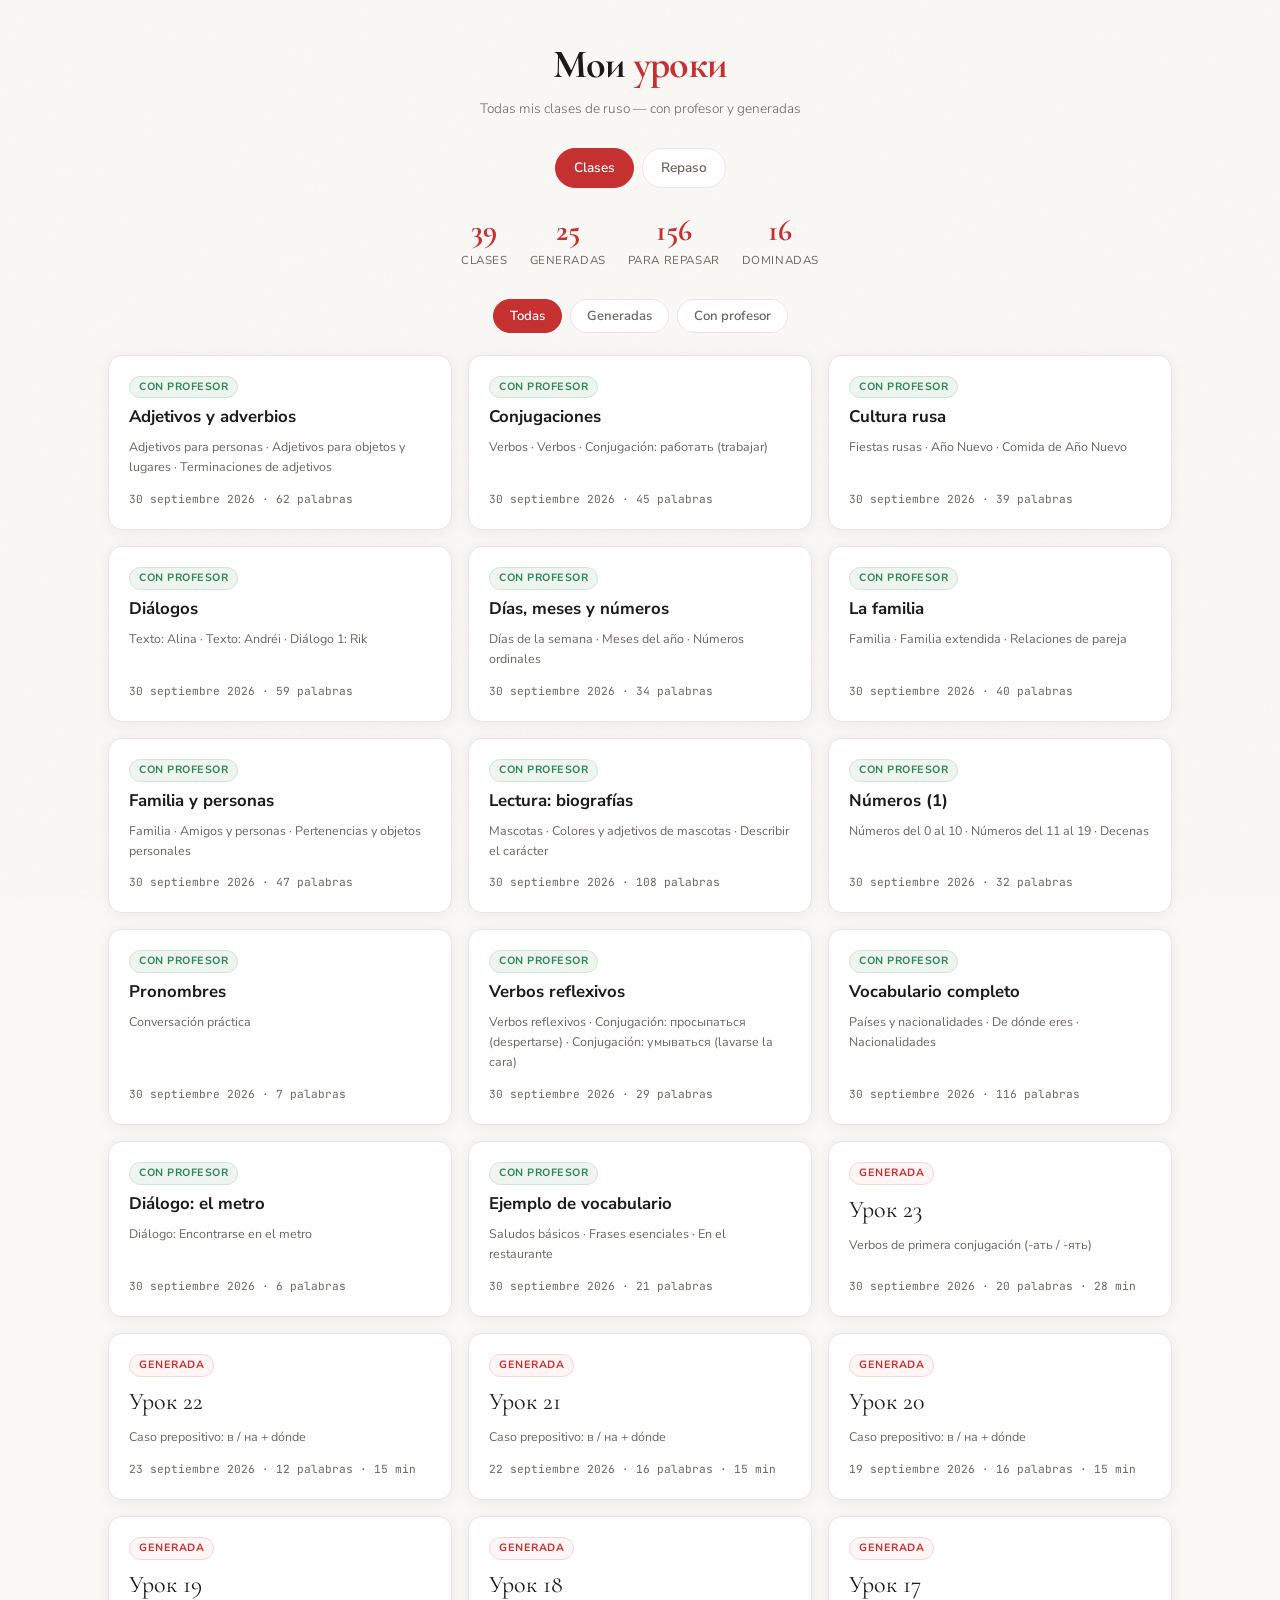
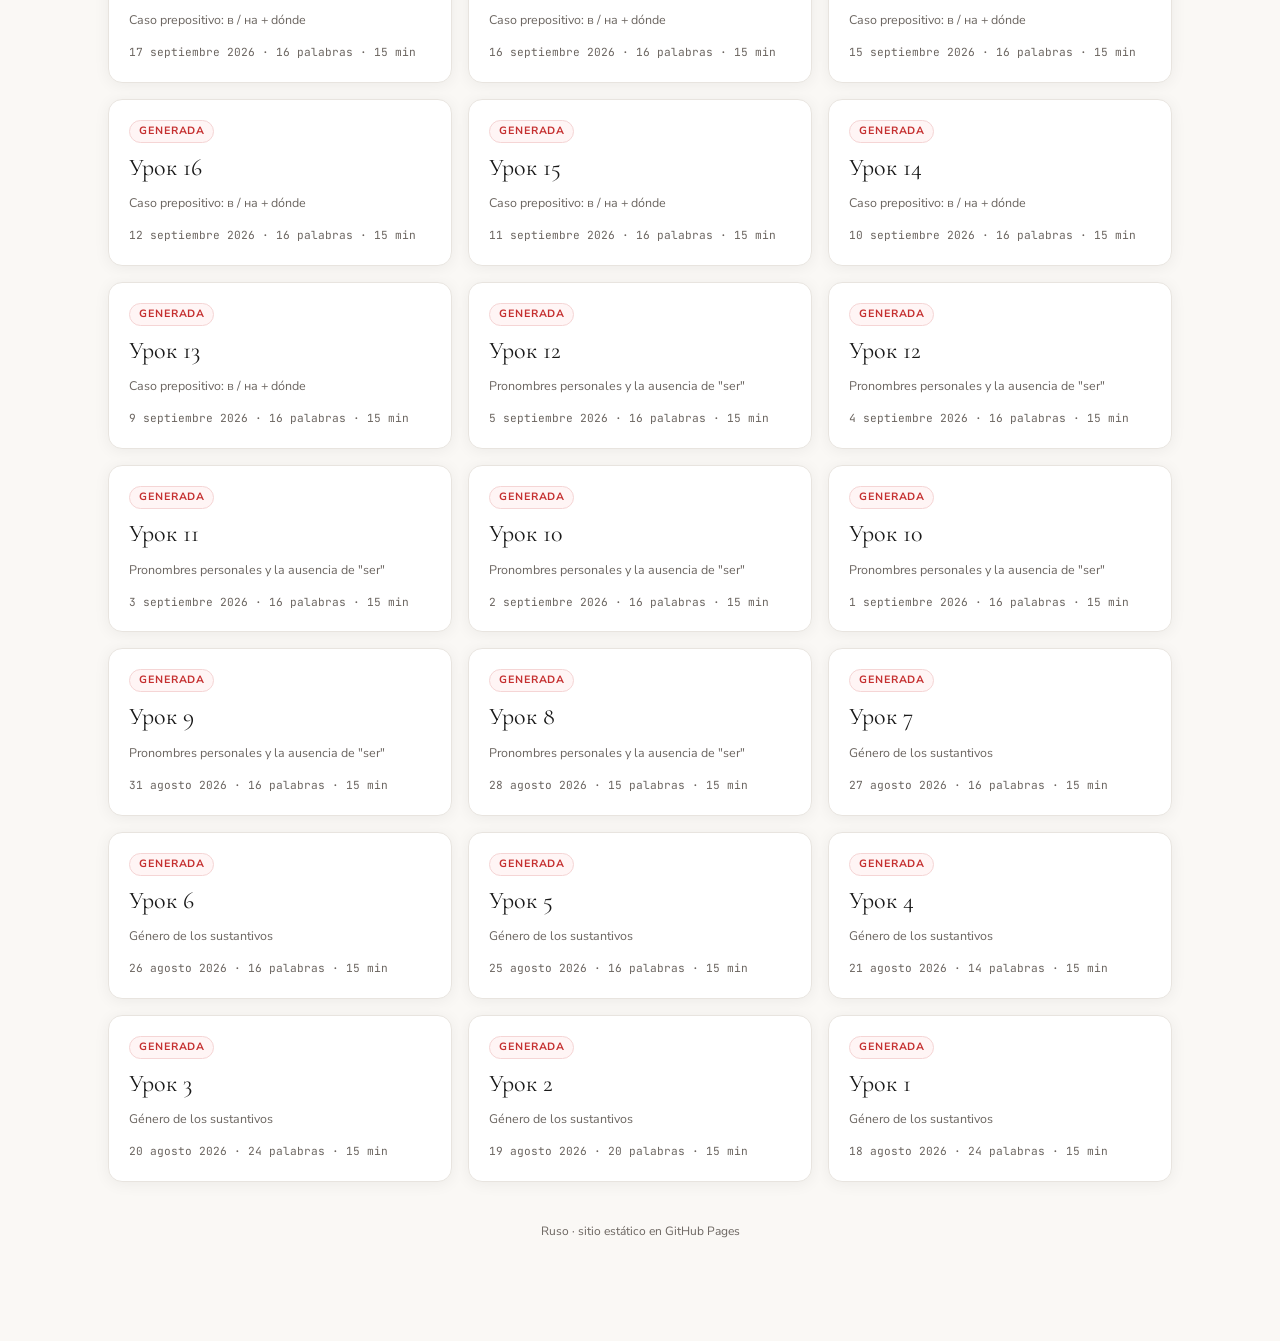
<file: index.html>
<!DOCTYPE html>
<html lang="es">
<head>
<meta charset="UTF-8">
<meta name="viewport" content="width=device-width,initial-scale=1">
<title>Ruso — Mis clases</title>
<link href="https://fonts.googleapis.com/css2?family=Cormorant+Garamond:wght@400;600;700&family=JetBrains+Mono:wght@400;500&family=Nunito+Sans:wght@300;400;600;700&display=swap" rel="stylesheet">
<link rel="stylesheet" href="assets/style.css">
<style>
  .grid{display:grid;grid-template-columns:repeat(auto-fill,minmax(270px,1fr));gap:16px}
  .lcard{background:var(--card);border:1px solid var(--border);border-radius:var(--r);
    padding:20px;box-shadow:var(--sh);transition:.2s;display:flex;flex-direction:column;gap:6px}
  .lcard:hover{box-shadow:var(--sh-h);transform:translateY(-2px);border-color:var(--accent)}
  .lcard h3{font-size:1.05rem;font-weight:700;color:var(--text)}
  .lcard .ru-title{font-family:var(--ru);font-size:1.5rem;color:var(--text)}
  .badge{display:inline-block;font-size:.66rem;font-weight:700;letter-spacing:.05em;
    text-transform:uppercase;padding:2px 9px;border-radius:999px;align-self:flex-start}
  .badge.ia{background:var(--accent-l);color:var(--accent);border:1px solid #F5D5D5}
  .badge.profesor{background:#EDF5EE;color:var(--ok);border:1px solid #CFE6D5}
  .lmeta{font-family:var(--mono);font-size:.7rem;color:var(--muted);margin-top:auto;padding-top:8px}
  .ltemas{font-size:.78rem;color:var(--muted)}
  .filters{display:flex;gap:8px;justify-content:center;margin-bottom:22px;flex-wrap:wrap}
  .filters button{padding:7px 16px;border-radius:999px;border:1px solid var(--border);
    background:var(--card);font-size:.82rem;font-weight:600;color:var(--muted);cursor:pointer;
    font-family:var(--body);transition:.2s}
  .filters button:hover{border-color:var(--accent);color:var(--accent)}
  .filters button.active{background:var(--accent);border-color:var(--accent);color:#fff}
  .stats{display:flex;gap:22px;justify-content:center;margin-bottom:26px;flex-wrap:wrap}
  .stat{text-align:center}
  .stat b{display:block;font-family:var(--ru);font-size:1.9rem;color:var(--accent);line-height:1.1}
  .stat span{font-size:.72rem;color:var(--muted);text-transform:uppercase;letter-spacing:.05em}
</style>
</head>
<body>
<div class="wrap wide">
  <header>
    <h1>Мои <span>уроки</span></h1>
    <div class="meta">Todas mis clases de ruso — con profesor y generadas</div>
  </header>

  <nav class="tabs">
    <a href="index.html" class="active">Clases</a>
    <a href="review.html">Repaso</a>
  </nav>

  <div class="stats" id="stats"></div>

  <div class="filters" id="filters">
    <button data-f="todas" class="active">Todas</button>
    <button data-f="ia">Generadas</button>
    <button data-f="profesor">Con profesor</button>
  </div>

  <div class="grid" id="grid"></div>
  <div class="empty" id="empty" style="display:none">No hay clases en esta vista.</div>

  <footer>Ruso · sitio estático en GitHub Pages</footer>
</div>

<script src="assets/progress.js"></script>
<script>
const MESES=['enero','febrero','marzo','abril','mayo','junio','julio',
             'agosto','septiembre','octubre','noviembre','diciembre'];
function fecha(iso){const[a,m,d]=iso.split('-');return `${+d} ${MESES[+m-1]} ${a}`;}

let LECCIONES=[], filtro='todas';

function render(){
  const grid=document.getElementById('grid');
  const list=LECCIONES.filter(l=>filtro==='todas'||l.origen===filtro);
  grid.innerHTML='';
  document.getElementById('empty').style.display=list.length?'none':'block';
  for(const l of list){
    const a=document.createElement('a');
    a.className='lcard';
    a.href=`lesson.html?id=${encodeURIComponent(l.id)}`;
    const titulo = l.origen==='ia'
      ? `<div class="ru-title">${l.titulo}</div>`
      : `<h3>${l.titulo}</h3>`;
    const extra = l.origen==='ia' && l.duracion_min ? ` · ${l.duracion_min} min` : '';
    a.innerHTML=`
      <span class="badge ${l.origen}">${l.origen==='ia'?'generada':'con profesor'}</span>
      ${titulo}
      <div class="ltemas">${(l.temas||[]).filter(Boolean).slice(0,3).join(' · ')||'&nbsp;'}</div>
      <div class="lmeta">${fecha(l.fecha)} · ${l.entradas} palabras${extra}</div>`;
    grid.appendChild(a);
  }
}

document.getElementById('filters').addEventListener('click',e=>{
  const b=e.target.closest('button'); if(!b) return;
  filtro=b.dataset.f;
  document.querySelectorAll('#filters button').forEach(x=>x.classList.toggle('active',x===b));
  render();
});

Promise.all([
  fetch('data/manifest.json').then(r=>r.json()),
  fetch('data/vocabulary.json').then(r=>r.json()).catch(()=>null)
]).then(([man,voc])=>{
  LECCIONES=man.lecciones;
  render();
  const gen=LECCIONES.filter(l=>l.origen==='ia').length;
  const s=voc?Progress.stats(voc.words):null;
  document.getElementById('stats').innerHTML=`
    <div class="stat"><b>${LECCIONES.length}</b><span>clases</span></div>
    <div class="stat"><b>${gen}</b><span>generadas</span></div>
    ${s?`<div class="stat"><b>${s.pendientes}</b><span>para repasar</span></div>
        <div class="stat"><b>${s.dominadas}</b><span>dominadas</span></div>`:''}`;
}).catch(e=>{
  document.getElementById('empty').style.display='block';
  document.getElementById('empty').textContent='No se pudo cargar data/manifest.json — '+e.message;
});
</script>
</body>
</html>
</file>
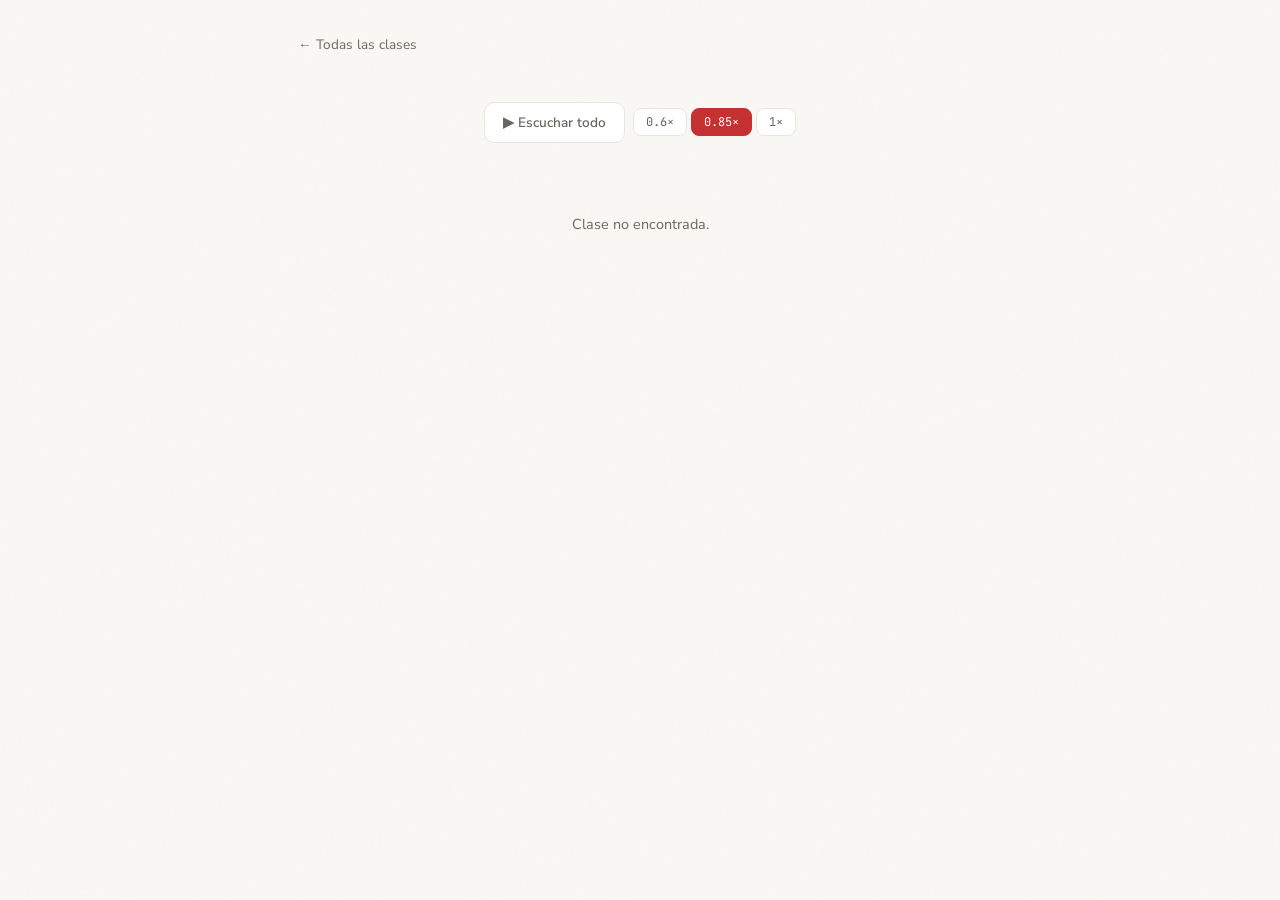
<file: lesson.html>
<!DOCTYPE html>
<html lang="es">
<head>
<meta charset="UTF-8">
<meta name="viewport" content="width=device-width,initial-scale=1">
<title>Урок — Ruso</title>
<link href="https://fonts.googleapis.com/css2?family=Cormorant+Garamond:wght@400;600;700&family=JetBrains+Mono:wght@400;500&family=Nunito+Sans:wght@300;400;600;700&display=swap" rel="stylesheet">
<link rel="stylesheet" href="assets/style.css">
<style>
  .toolbar{display:flex;gap:8px;align-items:center;justify-content:center;
    margin-bottom:20px;flex-wrap:wrap}
  .speed{display:flex;gap:4px}
  .speed button{padding:5px 12px;border-radius:8px;border:1px solid var(--border);
    background:var(--card);font-size:.75rem;font-family:var(--mono);cursor:pointer;color:var(--muted)}
  .speed button.active{background:var(--accent);border-color:var(--accent);color:#fff}
  .done-block{text-align:center}
  #out{display:none;font-family:var(--mono);font-size:.78rem;background:var(--bg);
    border:1px solid var(--border);border-radius:8px;padding:12px;margin-top:14px;
    word-break:break-all}
  #out.show{display:block}
</style>
</head>
<body>
<div class="wrap">
  <a class="back-link" href="index.html">← Todas las clases</a>
  <header id="head"></header>

  <div class="toolbar">
    <button class="ghost" id="playAll">▶ Escuchar todo</button>
    <div class="speed">
      <button data-r="0.6">0.6×</button>
      <button data-r="0.85" class="active">0.85×</button>
      <button data-r="1">1×</button>
    </div>
  </div>

  <div id="content"></div>
  <footer id="foot"></footer>
</div>

<script src="assets/tts.js"></script>
<script src="assets/md.js"></script>
<script src="assets/progress.js"></script>
<script>
const MESES=['enero','febrero','marzo','abril','mayo','junio','julio',
             'agosto','septiembre','octubre','noviembre','diciembre'];
function fecha(iso){const[a,m,d]=iso.split('-');return `${+d} de ${MESES[+m-1]} de ${a}`;}
const el=(t,c,h)=>{const n=document.createElement(t);if(c)n.className=c;
  if(h!==undefined)n.innerHTML=h;return n;};

/* ── fila de palabra: play + ruso acentuado + translit + español ── */
function wordRow(w,cls='row'){
  const r=el('div',cls);
  r.appendChild(playBtn(stripStress(w.ru||w.ru_stress)));
  const t=el('div','rtext');
  t.appendChild(el('div','rru',w.ru_stress||w.ru));
  if(w.translit) t.appendChild(el('div','rtr',w.translit));
  if(w.es) t.appendChild(el('div','res',w.es));
  if(w.nota) t.appendChild(el('div','note',w.nota));
  r.appendChild(t);
  return r;
}

/* ── lecciones generadas (lesson.json) ── */
function renderGenerated(d){
  document.title=`${d.titulo} — Ruso`;
  const h=document.getElementById('head');
  h.innerHTML=`<h1>Уро́к <span>${d.numero}</span></h1>
    <div class="meta">${fecha(d.fecha)}${d.duracion_min?' · '+d.duracion_min+' minutos':''}</div>
    ${d.gramatica?`<div class="pill">${d.semana?'Semana '+d.semana+' · ':''}${d.gramatica}</div>`:''}`;

  const c=document.getElementById('content');
  if(d.foco){
    const f=el('div','focus');
    f.appendChild(el('h3',null,'Foco de hoy'));
    f.appendChild(el('p',null,d.foco));
    c.appendChild(f);
  }

  for(const b of d.bloques){
    const blk=el('div','block');
    blk.innerHTML=`<div class="bhead"><span class="bnum">${b.n}</span>
      <h2>${b.titulo}</h2><span class="btime">${b.minutos} min</span></div>`;
    if(b.intro) blk.appendChild(el('div','bsub',b.intro));

    if(b.tipo==='vocabulario') b.items.forEach(w=>blk.appendChild(wordRow(w)));

    if(b.tipo==='repaso') b.items.forEach(w=>{
      const card=el('div','card');
      card.dataset.id=w.id;
      card.appendChild(el('div','front',w.es));
      card.appendChild(el('div','hint','toca para ver la respuesta'));
      const back=el('div','back');
      back.appendChild(playBtn(stripStress(w.ru)));
      const t=el('div','rtext');
      t.appendChild(el('div','rru',w.ru_stress||w.ru));
      if(w.translit) t.appendChild(el('div','rtr',w.translit));
      back.appendChild(t);
      card.appendChild(back);
      const mk=el('div','mark');
      const yes=el('button','yes','✓ La sabía'), no=el('button','no','✗ No me salió');
      yes.onclick=e=>{e.stopPropagation();Progress.mark(w,true);
        card.dataset.ok='1';yes.classList.add('sel');no.classList.remove('sel');};
      no.onclick=e=>{e.stopPropagation();Progress.mark(w,false);
        card.dataset.ok='0';no.classList.add('sel');yes.classList.remove('sel');};
      mk.append(yes,no); card.appendChild(mk);
      card.onclick=()=>card.classList.toggle('open');
      blk.appendChild(card);
    });

    if(b.tipo==='gramatica'){
      if(b.tema) blk.appendChild(el('div','gtitle',b.tema));
      if(b.explicacion) blk.appendChild(el('div','gintro',b.explicacion));
      (b.reglas||[]).forEach(r=>blk.appendChild(
        el('div','rule',`<b>${r.regla}</b><span>${r.ejemplos}</span>`)));
      if((b.frases||[]).length) blk.appendChild(el('div',null,'<div style="height:14px"></div>'));
      (b.frases||[]).forEach(f=>blk.appendChild(wordRow(f,'sent')));
    }
    document.getElementById('content').appendChild(blk);
  }

  /* cierre: el progreso ya se guardó al marcar, aquí solo se resume */
  const done=el('div','block done-block');
  done.innerHTML='<div class="tiny" id="doneMsg">Marca las tarjetas de repaso y guarda la sesión.</div>';
  const btn=el('button','primary','Terminar clase');
  const out=el('div',null,''); out.id='out';
  btn.onclick=()=>{
    const cards=[...document.querySelectorAll('.card')];
    const fallos=cards.filter(c=>c.dataset.ok==='0').map(c=>c.dataset.id);
    const marcadas=cards.filter(c=>c.dataset.ok!==undefined).length;
    out.textContent=`RESULTADO ${d.fecha} x ${fallos.length?fallos.join(','):'-'}`;
    out.classList.add('show');
    copyToClipboard(out.textContent).then(ok=>{
      toast(ok?'Sesión guardada · copiado al portapapeles':'Sesión guardada (no se pudo copiar)');
    });
    document.getElementById('doneMsg').textContent=
      `${marcadas}/${cards.length} marcadas · progreso guardado en este navegador.`
      + (fallos.length?` ${fallos.length} vuelven a la caja 1.`:' ¡Sin fallos!');
  };
  done.append(btn,out);
  document.getElementById('content').appendChild(done);
  document.getElementById('foot').textContent='Ruso · clase generada · voz ru-RU';
}

/* ── clases con profesor (.md) ── */
function renderMd(text,info){
  document.title=`${info.titulo} — Ruso`;
  document.getElementById('head').innerHTML=
    `<h1>${info.titulo}</h1><div class="meta">${fecha(info.fecha)} · clase con profesor</div>`;
  const secs=parseLessonMd(text);
  const c=document.getElementById('content');
  secs.forEach((s,i)=>{
    const blk=el('div','block');
    blk.innerHTML=`<div class="bhead"><span class="bnum">${i+1}</span>
      <h2>${s.titulo||'Vocabulario'}</h2>
      <span class="btime">${s.items.length}</span></div>`;
    s.items.forEach(w=>blk.appendChild(wordRow(w)));
    c.appendChild(blk);
  });
  if(!secs.length) c.innerHTML='<div class="empty">Este archivo no tiene líneas «ruso — español».</div>';
  document.getElementById('foot').textContent='Ruso · clase con profesor · voz ru-RU';
}

/* ── escuchar todo ── */
let playing=false;
document.getElementById('playAll').onclick=async function(){
  if(playing){playing=false;TTS.stop();this.textContent='▶ Escuchar todo';return;}
  playing=true; this.textContent='■ Parar';
  const btns=[...document.querySelectorAll('.play')];
  for(const b of btns){
    if(!playing) break;
    b.scrollIntoView({behavior:'smooth',block:'center'});
    b.click();
    await new Promise(r=>{const i=setInterval(()=>{
      if(!b.classList.contains('on')||!playing){clearInterval(i);r();}},120);});
    await new Promise(r=>setTimeout(r,220));
  }
  playing=false; this.textContent='▶ Escuchar todo';
};
document.querySelectorAll('.speed button').forEach(b=>b.onclick=()=>{
  TTS.setRate(parseFloat(b.dataset.r));
  document.querySelectorAll('.speed button').forEach(x=>x.classList.toggle('active',x===b));
});

/* ── carga ── */
const id=new URLSearchParams(location.search).get('id');
fetch('data/manifest.json').then(r=>r.json()).then(man=>{
  const info=man.lecciones.find(l=>l.id===id);
  if(!info){document.getElementById('content').innerHTML=
    '<div class="empty">Clase no encontrada.</div>';return;}
  if(info.formato==='lesson-json')
    return fetch(info.path).then(r=>r.json()).then(renderGenerated);
  return fetch(info.path).then(r=>r.text()).then(t=>renderMd(t,info));
}).catch(e=>{
  document.getElementById('content').innerHTML=
    '<div class="empty">Error cargando la clase — '+e.message+'</div>';
});
</script>
</body>
</html>
</file>
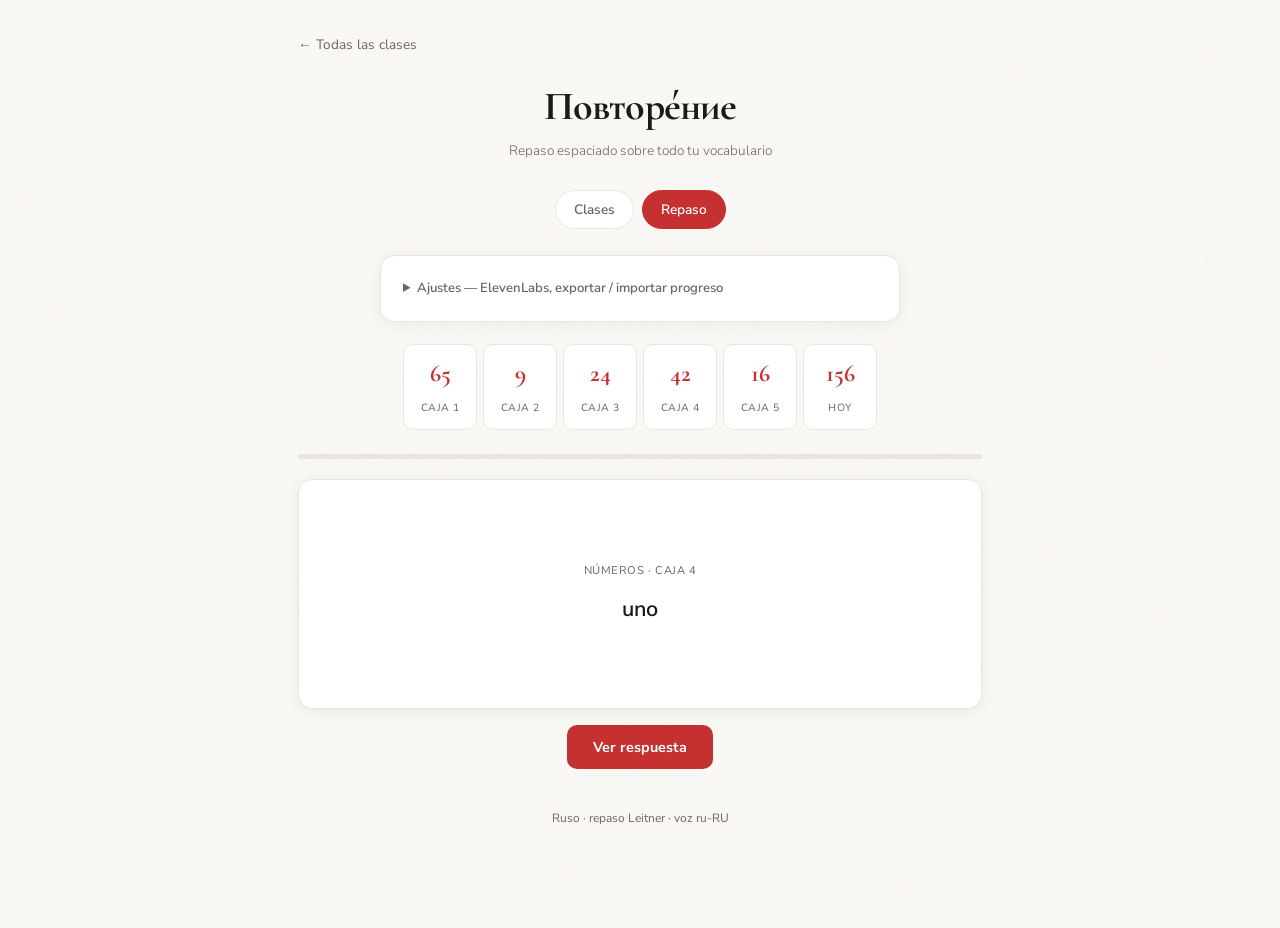
<file: review.html>
<!DOCTYPE html>
<html lang="es">
<head>
<meta charset="UTF-8">
<meta name="viewport" content="width=device-width,initial-scale=1">
<title>Repaso — Ruso</title>
<link href="https://fonts.googleapis.com/css2?family=Cormorant+Garamond:wght@400;600;700&family=JetBrains+Mono:wght@400;500&family=Nunito+Sans:wght@300;400;600;700&display=swap" rel="stylesheet">
<link rel="stylesheet" href="assets/style.css">
<style>
  .boxes{display:flex;gap:6px;justify-content:center;margin-bottom:24px;flex-wrap:wrap}
  .box{background:var(--card);border:1px solid var(--border);border-radius:10px;
    padding:10px 16px;text-align:center;min-width:74px}
  .box b{display:block;font-family:var(--ru);font-size:1.5rem;color:var(--accent)}
  .box span{font-size:.65rem;color:var(--muted);text-transform:uppercase;letter-spacing:.04em}
  .flash{background:var(--card);border:1px solid var(--border);border-radius:var(--r);
    padding:38px 24px;text-align:center;box-shadow:var(--sh);margin-bottom:16px;min-height:230px;
    display:flex;flex-direction:column;justify-content:center;gap:12px}
  .flash .q{font-size:1.35rem;font-weight:600}
  .flash .a{font-family:var(--ru);font-size:2.4rem;color:var(--accent)}
  .flash .tr{font-family:var(--mono);font-size:.78rem;color:var(--muted)}
  .flash .tema{font-size:.7rem;color:var(--muted);text-transform:uppercase;letter-spacing:.05em}
  .actions{display:flex;gap:10px;justify-content:center;flex-wrap:wrap}
  .prog{height:5px;background:var(--border);border-radius:99px;overflow:hidden;margin-bottom:20px}
  .prog i{display:block;height:100%;background:var(--accent);transition:width .3s}
  .tools{display:flex;gap:8px;justify-content:center;margin-top:30px;flex-wrap:wrap}
  .api{max-width:520px;margin:0 auto 22px}
  .api input{width:100%;padding:9px 12px;border:1px solid var(--border);border-radius:8px;
    font-family:var(--mono);font-size:.8rem;margin-bottom:8px}
  summary{cursor:pointer;font-size:.82rem;color:var(--muted);font-weight:600}
</style>
</head>
<body>
<div class="wrap">
  <a class="back-link" href="index.html">← Todas las clases</a>
  <header>
    <h1>Повторе́ние</h1>
    <div class="meta">Repaso espaciado sobre todo tu vocabulario</div>
  </header>

  <nav class="tabs">
    <a href="index.html">Clases</a>
    <a href="review.html" class="active">Repaso</a>
  </nav>

  <details class="api block">
    <summary>Ajustes — ElevenLabs, exportar / importar progreso</summary>
    <div style="margin-top:14px">
      <input type="password" id="key" placeholder="sk_… (opcional, mejora la voz)">
      <div class="tiny" id="keyStatus"></div>
      <div class="actions">
        <button class="ghost" onclick="saveKey()">Guardar clave</button>
        <button class="ghost" onclick="clearKey()">Borrar clave</button>
        <button class="ghost" onclick="doExport()">Exportar progreso</button>
        <button class="ghost" onclick="document.getElementById('imp').click()">Importar</button>
        <button class="ghost" onclick="doReset()">Reiniciar</button>
      </div>
      <input type="file" id="imp" accept=".json" style="display:none">
      <div class="tiny">El progreso se guarda en este navegador. Exporta para llevarlo al repo.</div>
    </div>
  </details>

  <div class="boxes" id="boxes"></div>
  <div class="prog"><i id="bar" style="width:0"></i></div>
  <div id="zone"></div>

  <footer>Ruso · repaso Leitner · voz ru-RU</footer>
</div>

<script src="assets/tts.js"></script>
<script src="assets/md.js"></script>
<script src="assets/progress.js"></script>
<script>
let SEED=null, cola=[], idx=0, revelada=false;

function pintarCajas(){
  const s=Progress.stats(SEED.words);
  document.getElementById('boxes').innerHTML=
    [1,2,3,4,5].map(i=>`<div class="box"><b>${s.boxes[i]}</b><span>caja ${i}</span></div>`).join('')
    + `<div class="box"><b>${s.pendientes}</b><span>hoy</span></div>`;
}

function pintar(){
  const z=document.getElementById('zone');
  document.getElementById('bar').style.width=
    cola.length?`${Math.round(idx/cola.length*100)}%`:'0';

  if(idx>=cola.length){
    z.innerHTML=`<div class="flash"><div class="q">${cola.length?'¡Repaso terminado!':'Nada que repasar hoy'}</div>
      <div class="tiny">${cola.length?cola.length+' palabras revisadas.':'Vuelve mañana — o repasa todo igualmente.'}</div></div>
      <div class="actions"><button class="ghost" id="todo">Repasar todo el vocabulario</button></div>`;
    document.getElementById('todo').onclick=()=>{
      cola=Progress.merge(SEED.words).sort(()=>Math.random()-0.5);idx=0;pintar();};
    pintarCajas();
    return;
  }

  const w=cola[idx];
  z.innerHTML='';
  const f=document.createElement('div'); f.className='flash';
  f.innerHTML=`<div class="tema">${w.tema||''} · caja ${w.box||1}</div>
    <div class="q">${w.es}</div>`;
  if(revelada){
    f.innerHTML+=`<div class="a">${w.ru_stress||w.ru}</div>
      <div class="tr">${w.translit||''}</div>`;
  }
  z.appendChild(f);

  const acts=document.createElement('div'); acts.className='actions';
  if(!revelada){
    const b=document.createElement('button'); b.className='primary'; b.textContent='Ver respuesta';
    b.onclick=()=>{revelada=true;pintar();TTS.speak(stripStress(w.ru));};
    acts.appendChild(b);
  }else{
    const p=playBtn(stripStress(w.ru));
    const si=document.createElement('button'); si.className='primary'; si.textContent='✓ La sabía';
    si.onclick=()=>{Progress.mark(w,true);idx++;revelada=false;pintar();};
    const no=document.createElement('button'); no.className='ghost'; no.textContent='✗ No me salió';
    no.onclick=()=>{Progress.mark(w,false);idx++;revelada=false;pintar();};
    acts.append(p,si,no);
  }
  z.appendChild(acts);
}

function pintarKeyStatus(){
  document.getElementById('keyStatus').textContent =
    TTS.hasKey() ? '✓ Clave de ElevenLabs guardada en este navegador' : '';
}
function saveKey(){const v=document.getElementById('key').value;
  if(v.trim()){TTS.setKey(v);document.getElementById('key').value='';toast('Clave guardada');pintarKeyStatus();}}
function clearKey(){
  TTS.setKey('');document.getElementById('key').value='';toast('Clave eliminada');pintarKeyStatus();
}
function doExport(){
  const blob=new Blob([Progress.exportJSON(SEED)],{type:'application/json'});
  const a=document.createElement('a');
  a.href=URL.createObjectURL(blob);
  a.download=`vocabulary-${Progress.today()}.json`;
  a.click(); URL.revokeObjectURL(a.href);
}
function doReset(){
  if(confirm('¿Borrar todo el progreso guardado en este navegador?')){
    Progress.reset();location.reload();}
}
document.getElementById('imp').onchange=e=>{
  const f=e.target.files[0]; if(!f) return;
  f.text().then(t=>{Progress.importJSON(t);toast('Progreso importado');location.reload();});
};

pintarKeyStatus();
fetch('data/vocabulary.json').then(r=>r.json()).then(d=>{
  SEED=d;
  pintarCajas();
  cola=Progress.due(d.words).sort(()=>Math.random()-0.5);
  pintar();
}).catch(e=>{
  document.getElementById('zone').innerHTML=
    '<div class="empty">No se pudo cargar data/vocabulary.json — '+e.message+'</div>';
});
</script>
</body>
</html>
</file>
<file: assets/style.css>
/* ─── Ruso · estilos compartidos ─────────────────────────────── */
:root{
  --bg:#FAF8F5; --card:#FFF; --text:#1A1A1A; --muted:#6B6560;
  --accent:#C53030; --accent-l:#FFF5F5; --accent-h:#9B2C2C;
  --border:#E8E4DF; --ok:#2F855A;
  --sh:0 2px 16px rgba(0,0,0,.06); --sh-h:0 4px 24px rgba(0,0,0,.1);
  --r:14px;
  --ru:'Cormorant Garamond',Georgia,serif;
  --body:'Nunito Sans',-apple-system,BlinkMacSystemFont,sans-serif;
  --mono:'JetBrains Mono',ui-monospace,monospace;
}
*{margin:0;padding:0;box-sizing:border-box}
body{font-family:var(--body);background:var(--bg);color:var(--text);
  line-height:1.6;-webkit-font-smoothing:antialiased;min-height:100vh}
body::before{content:'';position:fixed;inset:0;opacity:.025;pointer-events:none;z-index:0;
  background-image:url("data:image/svg+xml,%3Csvg viewBox='0 0 256 256' xmlns='http://www.w3.org/2000/svg'%3E%3Cfilter id='n'%3E%3CfeTurbulence type='fractalNoise' baseFrequency='0.9' numOctaves='4' stitchTiles='stitch'/%3E%3C/filter%3E%3Crect width='100%25' height='100%25' filter='url(%23n)'/%3E%3C/svg%3E")}
.wrap{max-width:720px;margin:0 auto;padding:32px 18px 100px;position:relative;z-index:1}
.wrap.wide{max-width:1100px}
a{color:var(--accent);text-decoration:none}

/* header */
header{text-align:center;margin-bottom:28px}
header h1{font-family:var(--ru);font-size:2.5rem;font-weight:700;letter-spacing:-.02em}
header h1 span{color:var(--accent)}
.meta{color:var(--muted);font-size:.85rem;font-weight:300;margin-top:2px}
.pill{display:inline-block;background:var(--accent-l);color:var(--accent);border:1px solid #F5D5D5;
  border-radius:999px;padding:3px 12px;font-size:.72rem;font-weight:700;letter-spacing:.04em;
  text-transform:uppercase;margin-top:10px}
.back-link{display:inline-block;font-size:.85rem;color:var(--muted);margin-bottom:18px}
.back-link:hover{color:var(--accent)}

/* nav */
nav.tabs{display:flex;gap:8px;justify-content:center;margin-bottom:26px;flex-wrap:wrap}
nav.tabs a{padding:8px 18px;border-radius:999px;border:1px solid var(--border);
  background:var(--card);font-size:.85rem;font-weight:600;color:var(--muted);transition:.2s}
nav.tabs a:hover{border-color:var(--accent);color:var(--accent)}
nav.tabs a.active{background:var(--accent);border-color:var(--accent);color:#fff}

/* bloques / tarjetas */
.block{background:var(--card);border:1px solid var(--border);border-radius:var(--r);
  padding:22px;margin-bottom:18px;box-shadow:var(--sh)}
.bhead{display:flex;align-items:baseline;gap:10px;margin-bottom:4px}
.bnum{font-family:var(--mono);font-size:.7rem;color:#fff;background:var(--accent);
  border-radius:6px;padding:2px 7px;font-weight:600;flex-shrink:0}
.bhead h2{font-family:var(--body);font-size:1.05rem;font-weight:700;flex:1}
.btime{font-family:var(--mono);font-size:.72rem;color:var(--muted);flex-shrink:0}
.bsub{color:var(--muted);font-size:.85rem;margin-bottom:16px}
.focus{background:var(--accent-l);border:1px solid #F5D5D5;border-radius:var(--r);
  padding:18px 20px;margin-bottom:18px}
.focus h3{font-size:.75rem;text-transform:uppercase;letter-spacing:.06em;
  color:var(--accent);margin-bottom:6px}
.focus p{font-size:.92rem}

/* filas de palabras */
.row{display:flex;align-items:center;gap:14px;padding:12px 0;border-bottom:1px solid var(--border)}
.row:last-child{border-bottom:none}
.rtext{flex:1;min-width:0}
.rru{font-family:var(--ru);font-size:1.5rem;line-height:1.25}
.rtr{font-family:var(--mono);font-size:.72rem;color:var(--muted)}
.res{font-size:.9rem;color:var(--text)}
.note{font-size:.78rem;color:var(--muted);font-style:italic;margin-top:2px}

/* botón play */
.play{width:38px;height:38px;border-radius:50%;border:2px solid var(--accent);background:transparent;
  color:var(--accent);cursor:pointer;display:flex;align-items:center;justify-content:center;
  flex-shrink:0;transition:.2s;-webkit-tap-highlight-color:transparent}
.play svg{width:15px;height:15px;margin-left:2px}
.play:hover{background:var(--accent);color:#fff}
.play.on{background:var(--accent);color:#fff;animation:pulse 1s infinite}
.play:disabled{opacity:.35;cursor:default}
@keyframes pulse{0%,100%{transform:scale(1)}50%{transform:scale(1.08)}}

/* gramática */
.gtitle{font-weight:700;font-size:1rem;margin-bottom:6px}
.gintro{font-size:.9rem;color:var(--text);margin-bottom:14px}
.rule{background:var(--bg);border-left:3px solid var(--accent);border-radius:0 8px 8px 0;
  padding:10px 14px;margin-bottom:8px}
.rule b{display:block;font-size:.88rem}
.rule span{font-family:var(--ru);font-size:1.15rem;color:var(--muted)}
.sent{display:flex;align-items:center;gap:14px;padding:12px 0;border-bottom:1px solid var(--border)}
.sent:last-child{border-bottom:none}

/* flashcards */
.card{background:var(--bg);border:1px solid var(--border);border-radius:10px;
  padding:16px;margin-bottom:10px;cursor:pointer;transition:.2s}
.card:hover{box-shadow:var(--sh)}
.card .front{font-size:1.05rem;font-weight:600}
.card .hint{font-size:.72rem;color:var(--muted);margin-top:4px}
.card .back,.card .mark{display:none}
.card.open .hint{display:none}
.card.open .back{display:flex;align-items:center;gap:14px;margin-top:12px;
  padding-top:12px;border-top:1px solid var(--border)}
.card.open .mark{display:flex;gap:8px;margin-top:12px}
.mark button{flex:1;padding:9px;border-radius:8px;border:1px solid var(--border);
  background:var(--card);font-size:.82rem;font-weight:600;cursor:pointer;transition:.2s}
.mark .yes:hover,.mark .yes.sel{background:var(--ok);border-color:var(--ok);color:#fff}
.mark .no:hover,.mark .no.sel{background:var(--accent);border-color:var(--accent);color:#fff}

/* botones */
button.primary{background:var(--accent);color:#fff;border:none;border-radius:10px;
  padding:12px 26px;font-size:.9rem;font-weight:700;cursor:pointer;font-family:var(--body);
  transition:.2s}
button.primary:hover{background:var(--accent-h)}
button.ghost{background:var(--card);color:var(--muted);border:1px solid var(--border);
  border-radius:10px;padding:10px 18px;font-size:.85rem;font-weight:600;cursor:pointer;
  font-family:var(--body);transition:.2s}
button.ghost:hover{border-color:var(--accent);color:var(--accent)}

footer{text-align:center;color:var(--muted);font-size:.75rem;margin-top:40px}
.tiny{font-size:.75rem;color:var(--muted);margin-top:10px}
.empty{text-align:center;color:var(--muted);padding:50px 20px;font-size:.9rem}

/* toast */
.toast{position:fixed;bottom:24px;left:50%;transform:translateX(-50%) translateY(80px);
  background:var(--text);color:#fff;padding:12px 22px;border-radius:10px;font-size:.85rem;
  box-shadow:var(--sh-h);transition:.3s;z-index:99;opacity:0;pointer-events:none}
.toast.show{transform:translateX(-50%) translateY(0);opacity:1}
</file>
